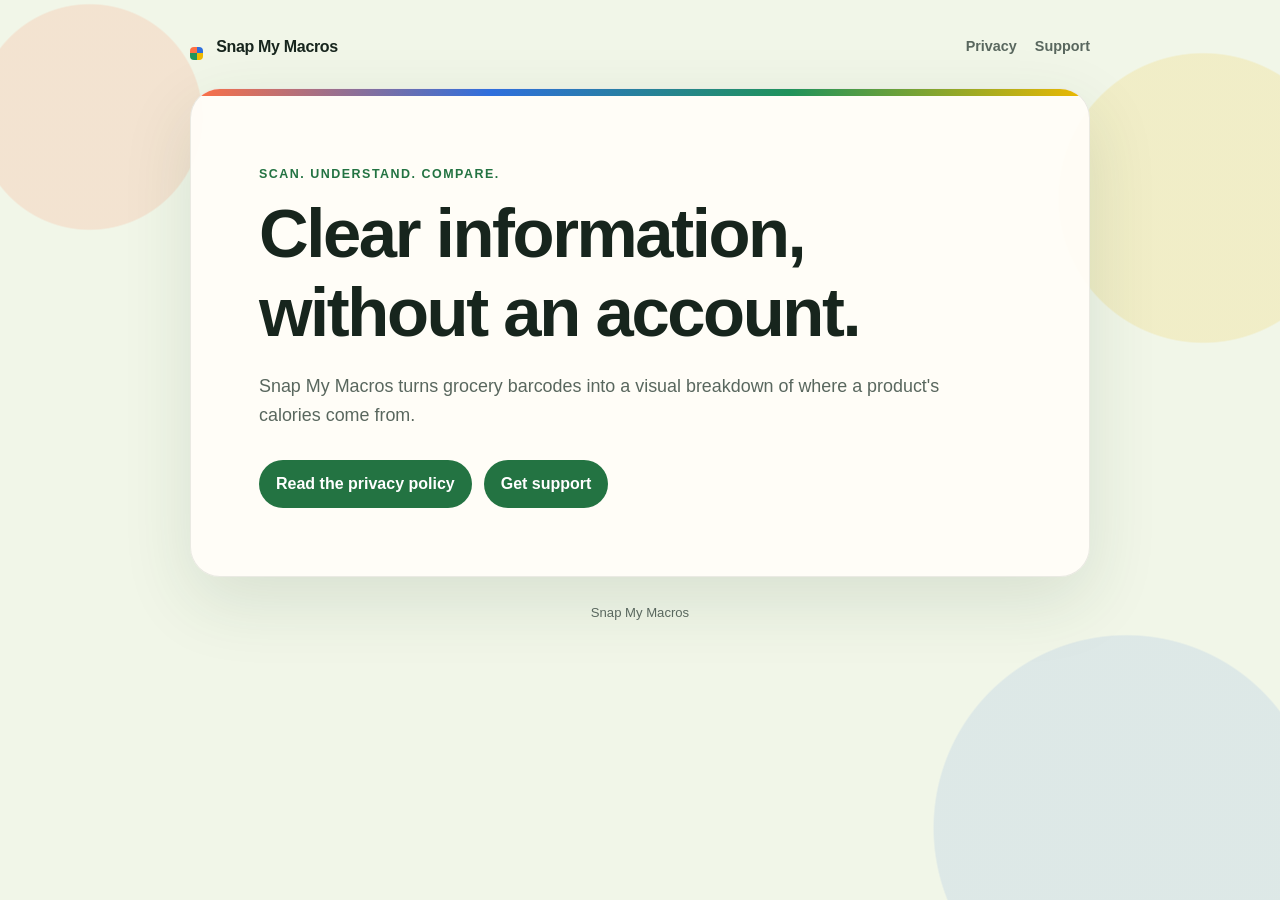
<file: index.html>
<!doctype html>
<html lang="en">
  <head>
    <meta charset="utf-8">
    <meta name="viewport" content="width=device-width, initial-scale=1">
    <meta name="description" content="Privacy and support information for Snap My Macros.">
    <title>Snap My Macros</title>
    <link rel="stylesheet" href="styles.css">
  </head>
  <body>
    <main class="shell">
      <header class="topbar">
        <a class="brand" href="./">
          <span class="mark" aria-hidden="true"><span></span><span></span><span></span><span></span></span>
          Snap My Macros
        </a>
        <nav aria-label="Legal and support">
          <a href="privacy/">Privacy</a>
          <a href="support/">Support</a>
        </nav>
      </header>
      <article class="card">
        <div class="accent"></div>
        <div class="content">
          <p class="eyebrow">Scan. Understand. Compare.</p>
          <h1>Clear information, without an account.</h1>
          <p class="intro">Snap My Macros turns grocery barcodes into a visual breakdown of where a product's calories come from.</p>
          <div class="actions">
            <a class="button" href="privacy/">Read the privacy policy</a>
            <a class="button" href="support/">Get support</a>
          </div>
        </div>
      </article>
      <footer>Snap My Macros</footer>
    </main>
  </body>
</html>
</file>
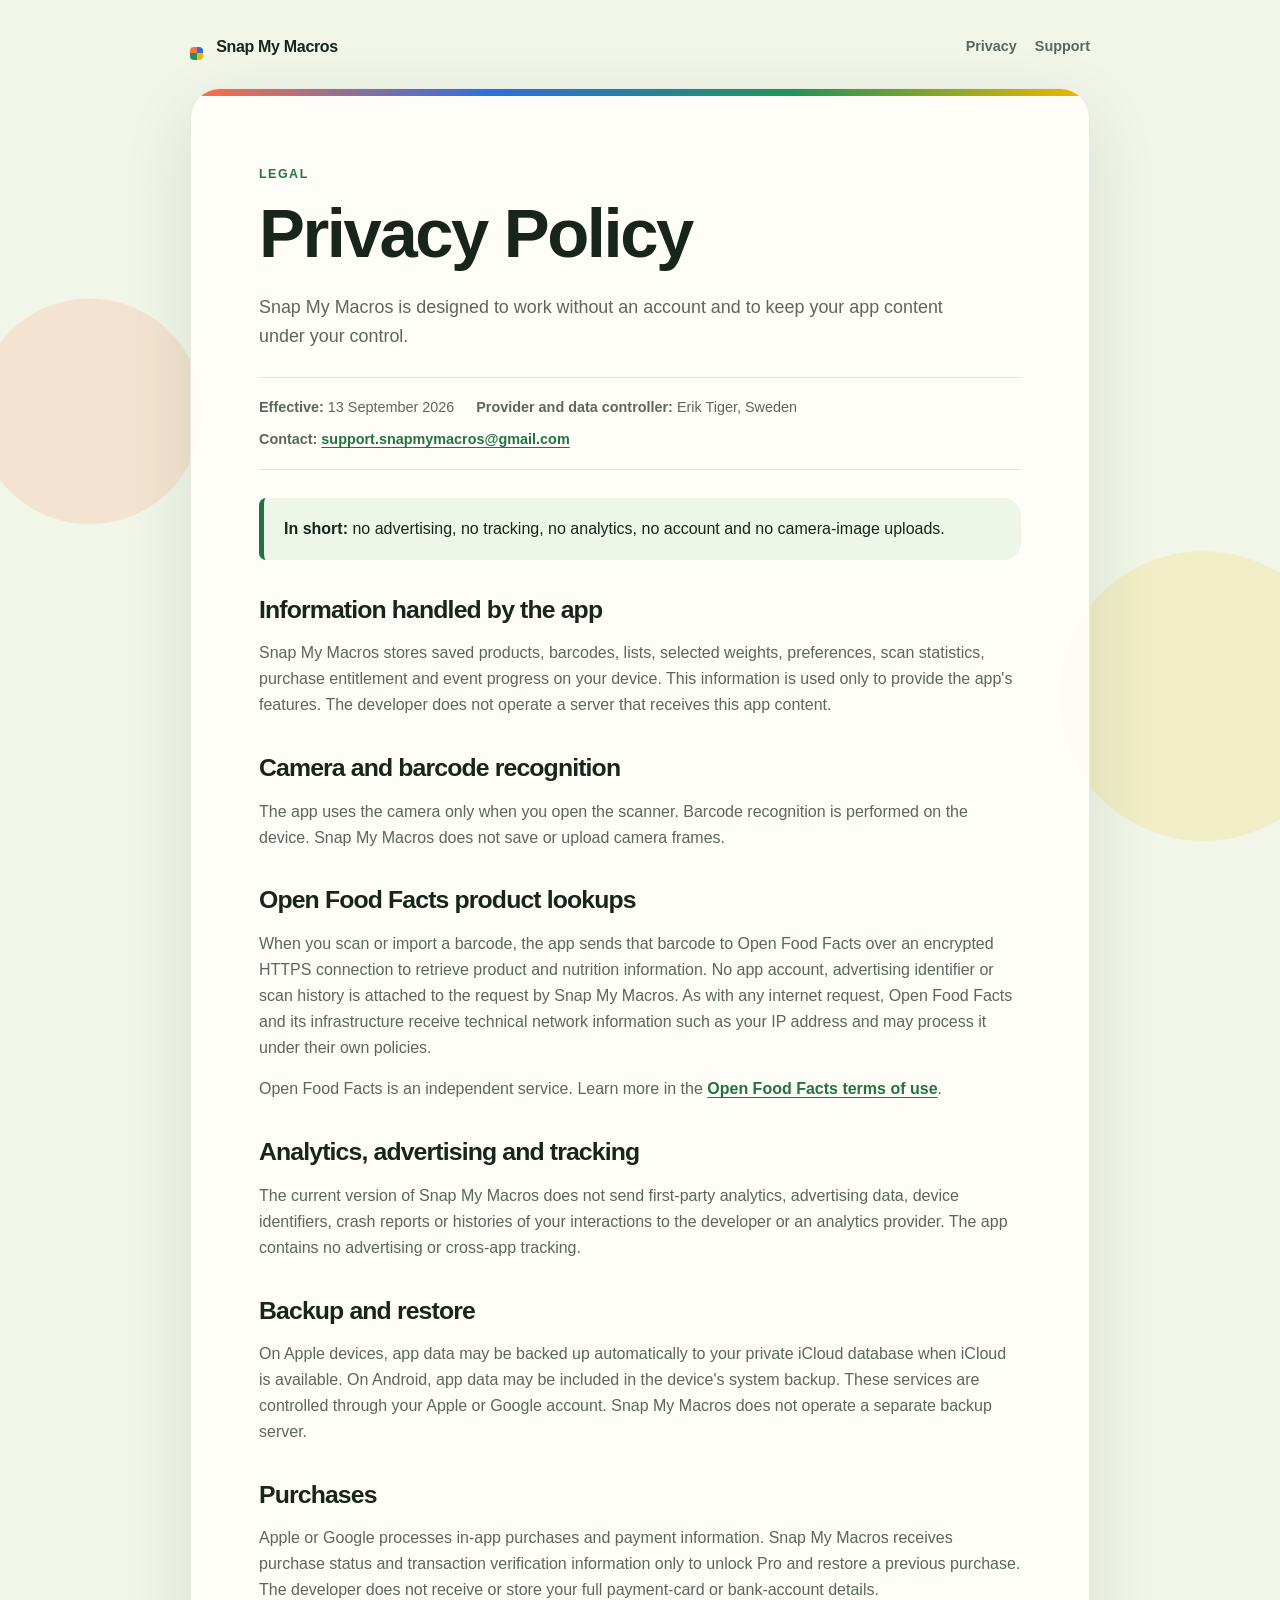
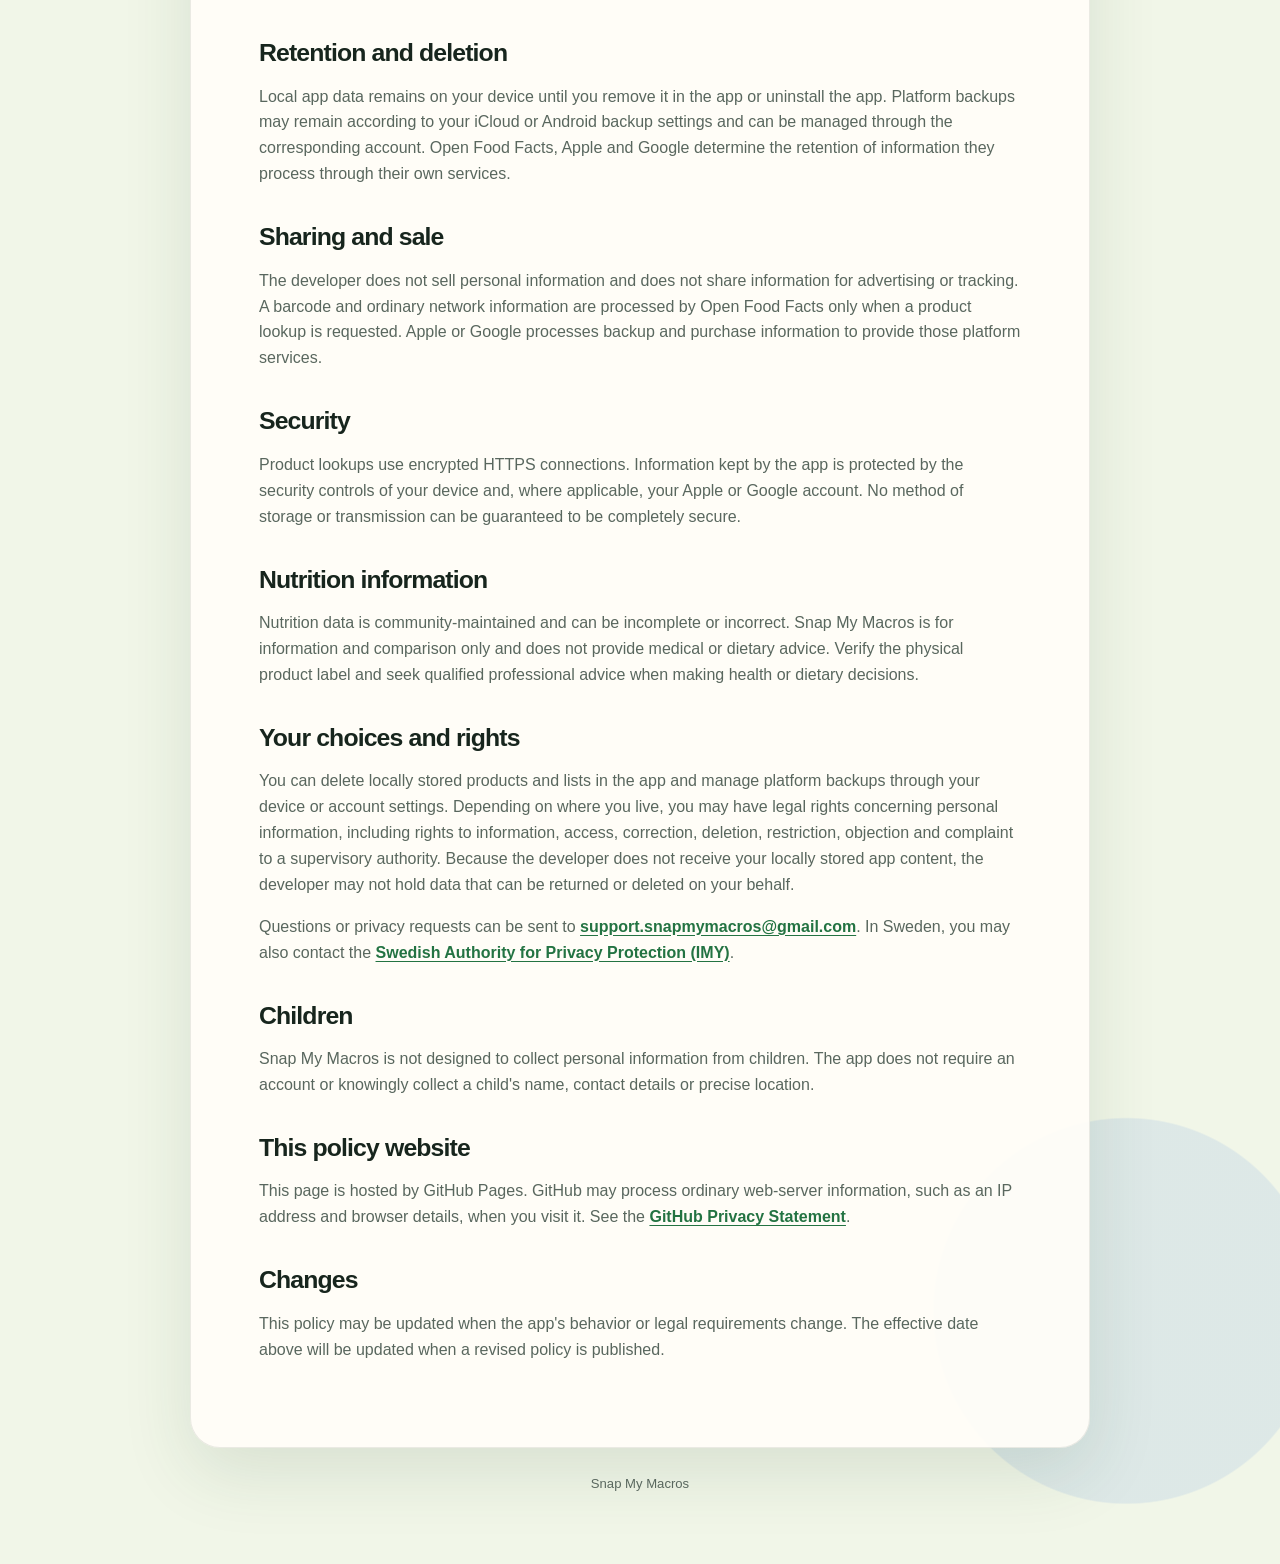
<file: privacy/index.html>
<!doctype html>
<html lang="en">
  <head>
    <meta charset="utf-8">
    <meta name="viewport" content="width=device-width, initial-scale=1">
    <meta name="description" content="Privacy Policy for the Snap My Macros mobile application.">
    <title>Privacy Policy - Snap My Macros</title>
    <link rel="stylesheet" href="../styles.css">
  </head>
  <body>
    <main class="shell">
      <header class="topbar">
        <a class="brand" href="../">
          <span class="mark" aria-hidden="true"><span></span><span></span><span></span><span></span></span>
          Snap My Macros
        </a>
        <nav aria-label="Legal and support">
          <a href="./" aria-current="page">Privacy</a>
          <a href="../support/">Support</a>
        </nav>
      </header>
      <article class="card">
        <div class="accent"></div>
        <div class="content">
          <p class="eyebrow">Legal</p>
          <h1>Privacy Policy</h1>
          <p class="intro">Snap My Macros is designed to work without an account and to keep your app content under your control.</p>
          <div class="meta">
            <span><strong>Effective:</strong> 13 September 2026</span>
            <span><strong>Provider and data controller:</strong> Erik Tiger, Sweden</span>
            <span><strong>Contact:</strong> <a href="mailto:support.snapmymacros@gmail.com">support.snapmymacros@gmail.com</a></span>
          </div>

          <div class="notice">
            <p><strong>In short:</strong> no advertising, no tracking, no analytics, no account and no camera-image uploads.</p>
          </div>

          <h2>Information handled by the app</h2>
          <p>Snap My Macros stores saved products, barcodes, lists, selected weights, preferences, scan statistics, purchase entitlement and event progress on your device. This information is used only to provide the app's features. The developer does not operate a server that receives this app content.</p>

          <h2>Camera and barcode recognition</h2>
          <p>The app uses the camera only when you open the scanner. Barcode recognition is performed on the device. Snap My Macros does not save or upload camera frames.</p>

          <h2>Open Food Facts product lookups</h2>
          <p>When you scan or import a barcode, the app sends that barcode to Open Food Facts over an encrypted HTTPS connection to retrieve product and nutrition information. No app account, advertising identifier or scan history is attached to the request by Snap My Macros. As with any internet request, Open Food Facts and its infrastructure receive technical network information such as your IP address and may process it under their own policies.</p>
          <p>Open Food Facts is an independent service. Learn more in the <a href="https://world.openfoodfacts.org/terms-of-use">Open Food Facts terms of use</a>.</p>

          <h2>Analytics, advertising and tracking</h2>
          <p>The current version of Snap My Macros does not send first-party analytics, advertising data, device identifiers, crash reports or histories of your interactions to the developer or an analytics provider. The app contains no advertising or cross-app tracking.</p>

          <h2>Backup and restore</h2>
          <p>On Apple devices, app data may be backed up automatically to your private iCloud database when iCloud is available. On Android, app data may be included in the device's system backup. These services are controlled through your Apple or Google account. Snap My Macros does not operate a separate backup server.</p>

          <h2>Purchases</h2>
          <p>Apple or Google processes in-app purchases and payment information. Snap My Macros receives purchase status and transaction verification information only to unlock Pro and restore a previous purchase. The developer does not receive or store your full payment-card or bank-account details.</p>

          <h2>Retention and deletion</h2>
          <p>Local app data remains on your device until you remove it in the app or uninstall the app. Platform backups may remain according to your iCloud or Android backup settings and can be managed through the corresponding account. Open Food Facts, Apple and Google determine the retention of information they process through their own services.</p>

          <h2>Sharing and sale</h2>
          <p>The developer does not sell personal information and does not share information for advertising or tracking. A barcode and ordinary network information are processed by Open Food Facts only when a product lookup is requested. Apple or Google processes backup and purchase information to provide those platform services.</p>

          <h2>Security</h2>
          <p>Product lookups use encrypted HTTPS connections. Information kept by the app is protected by the security controls of your device and, where applicable, your Apple or Google account. No method of storage or transmission can be guaranteed to be completely secure.</p>

          <h2>Nutrition information</h2>
          <p>Nutrition data is community-maintained and can be incomplete or incorrect. Snap My Macros is for information and comparison only and does not provide medical or dietary advice. Verify the physical product label and seek qualified professional advice when making health or dietary decisions.</p>

          <h2>Your choices and rights</h2>
          <p>You can delete locally stored products and lists in the app and manage platform backups through your device or account settings. Depending on where you live, you may have legal rights concerning personal information, including rights to information, access, correction, deletion, restriction, objection and complaint to a supervisory authority. Because the developer does not receive your locally stored app content, the developer may not hold data that can be returned or deleted on your behalf.</p>
          <p>Questions or privacy requests can be sent to <a href="mailto:support.snapmymacros@gmail.com">support.snapmymacros@gmail.com</a>. In Sweden, you may also contact the <a href="https://www.imy.se/en/">Swedish Authority for Privacy Protection (IMY)</a>.</p>

          <h2>Children</h2>
          <p>Snap My Macros is not designed to collect personal information from children. The app does not require an account or knowingly collect a child's name, contact details or precise location.</p>

          <h2>This policy website</h2>
          <p>This page is hosted by GitHub Pages. GitHub may process ordinary web-server information, such as an IP address and browser details, when you visit it. See the <a href="https://docs.github.com/en/site-policy/privacy-policies/github-general-privacy-statement">GitHub Privacy Statement</a>.</p>

          <h2>Changes</h2>
          <p>This policy may be updated when the app's behavior or legal requirements change. The effective date above will be updated when a revised policy is published.</p>
        </div>
      </article>
      <footer>Snap My Macros</footer>
    </main>
  </body>
</html>
</file>
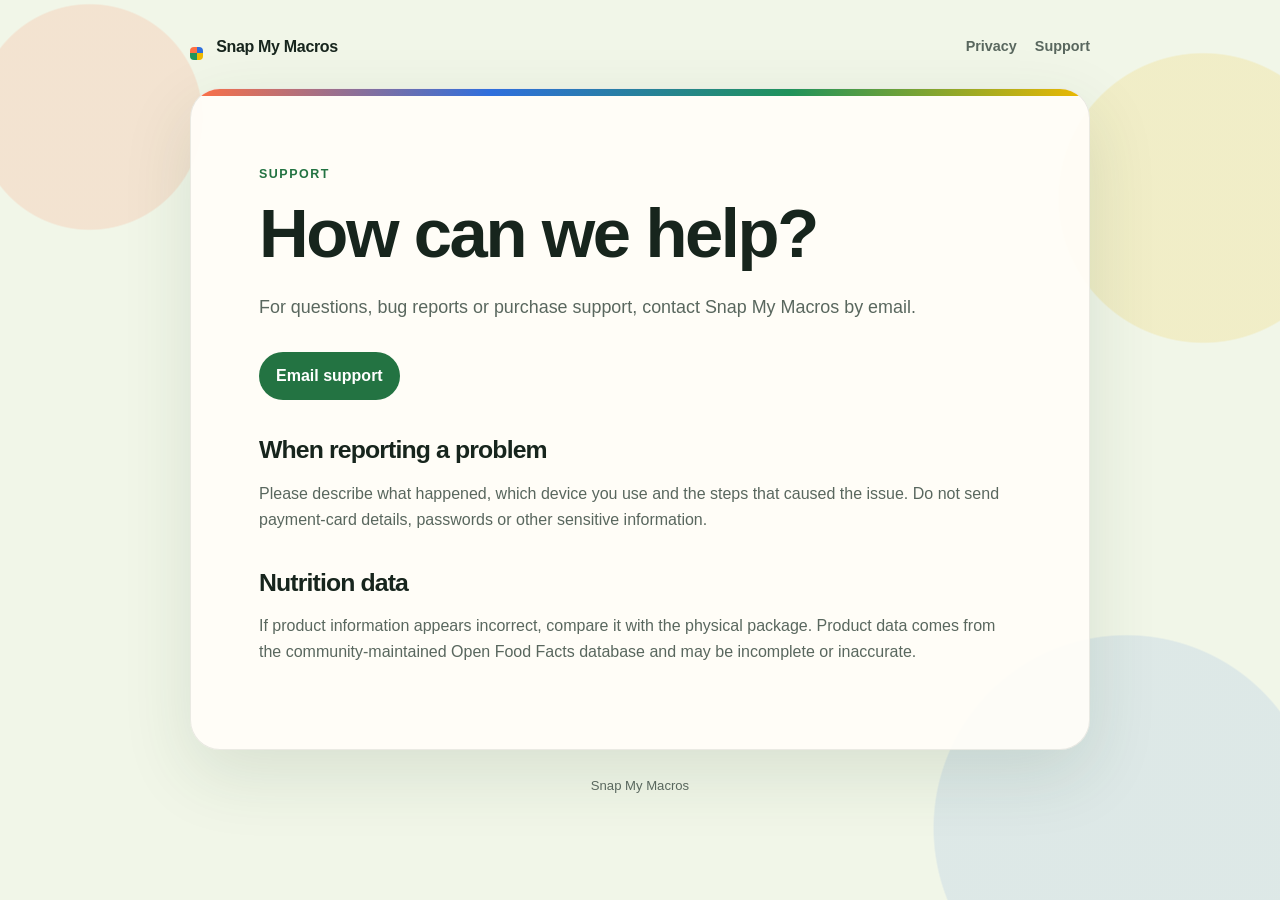
<file: support/index.html>
<!doctype html>
<html lang="en">
  <head>
    <meta charset="utf-8">
    <meta name="viewport" content="width=device-width, initial-scale=1">
    <meta name="description" content="Support for Snap My Macros.">
    <title>Support - Snap My Macros</title>
    <link rel="stylesheet" href="../styles.css">
  </head>
  <body>
    <main class="shell">
      <header class="topbar">
        <a class="brand" href="../">
          <span class="mark" aria-hidden="true"><span></span><span></span><span></span><span></span></span>
          Snap My Macros
        </a>
        <nav aria-label="Legal and support">
          <a href="../privacy/">Privacy</a>
          <a href="./" aria-current="page">Support</a>
        </nav>
      </header>
      <article class="card">
        <div class="accent"></div>
        <div class="content">
          <p class="eyebrow">Support</p>
          <h1>How can we help?</h1>
          <p class="intro">For questions, bug reports or purchase support, contact Snap My Macros by email.</p>
          <div class="actions">
            <a class="button" href="mailto:support.snapmymacros@gmail.com">Email support</a>
          </div>
          <h2>When reporting a problem</h2>
          <p>Please describe what happened, which device you use and the steps that caused the issue. Do not send payment-card details, passwords or other sensitive information.</p>
          <h2>Nutrition data</h2>
          <p>If product information appears incorrect, compare it with the physical package. Product data comes from the community-maintained Open Food Facts database and may be incomplete or inaccurate.</p>
        </div>
      </article>
      <footer>Snap My Macros</footer>
    </main>
  </body>
</html>
</file>
<file: styles.css>
:root {
  --ink: #17251d;
  --muted: #59675e;
  --paper: #fffdf8;
  --leaf: #237342;
  --line: #dce6dc;
  --orange: #ff7043;
  --blue: #2f6fdd;
  --green: #20935b;
  --yellow: #efb900;
}

* {
  box-sizing: border-box;
}

html {
  color: var(--ink);
  background: #f1f6e8;
  font-family: Avenir Next, Avenir, Helvetica Neue, sans-serif;
  line-height: 1.62;
}

body {
  min-height: 100vh;
  margin: 0;
  background:
    radial-gradient(circle at 7% 13%, rgb(255 112 67 / 14%) 0 7rem, transparent 7.1rem),
    radial-gradient(circle at 94% 22%, rgb(239 185 0 / 14%) 0 9rem, transparent 9.1rem),
    radial-gradient(circle at 88% 92%, rgb(47 111 221 / 10%) 0 12rem, transparent 12.1rem),
    #f1f6e8;
}

a {
  color: var(--leaf);
  font-weight: 650;
  text-underline-offset: 0.18em;
}

.shell {
  width: min(900px, calc(100% - 32px));
  margin: 0 auto;
  padding: 34px 0 70px;
}

.topbar {
  display: flex;
  align-items: center;
  justify-content: space-between;
  gap: 24px;
  margin-bottom: 28px;
}

.brand {
  color: var(--ink);
  font-size: 1rem;
  font-weight: 800;
  letter-spacing: -0.02em;
  text-decoration: none;
}

.mark {
  display: inline-grid;
  width: 13px;
  height: 13px;
  margin-right: 9px;
  grid-template-columns: repeat(2, 1fr);
  overflow: hidden;
  border-radius: 4px;
  vertical-align: -1px;
}

.mark span:nth-child(1) { background: var(--orange); }
.mark span:nth-child(2) { background: var(--blue); }
.mark span:nth-child(3) { background: var(--green); }
.mark span:nth-child(4) { background: var(--yellow); }

nav {
  display: flex;
  gap: 18px;
  font-size: 0.9rem;
}

nav a {
  color: var(--muted);
  text-decoration: none;
}

.card {
  overflow: hidden;
  border: 1px solid rgb(23 37 29 / 9%);
  border-radius: 30px;
  background: rgb(255 253 248 / 94%);
  box-shadow: 0 24px 70px rgb(31 72 43 / 12%);
}

.accent {
  height: 7px;
  background: linear-gradient(90deg, var(--orange), var(--blue), var(--green), var(--yellow));
}

.content {
  padding: clamp(28px, 7vw, 68px);
}

.eyebrow {
  margin: 0 0 10px;
  color: var(--leaf);
  font-size: 0.78rem;
  font-weight: 800;
  letter-spacing: 0.12em;
  text-transform: uppercase;
}

h1,
h2 {
  line-height: 1.15;
  letter-spacing: -0.035em;
}

h1 {
  max-width: 690px;
  margin: 0;
  font-size: clamp(2.25rem, 7vw, 4.3rem);
}

h2 {
  margin: 2.25rem 0 0.65rem;
  font-size: clamp(1.25rem, 3vw, 1.55rem);
}

p,
li {
  color: var(--muted);
}

.intro {
  max-width: 690px;
  margin: 20px 0 0;
  font-size: 1.12rem;
}

.meta {
  display: flex;
  flex-wrap: wrap;
  gap: 8px 22px;
  margin: 26px 0 6px;
  padding: 18px 0;
  border-block: 1px solid var(--line);
  color: var(--muted);
  font-size: 0.9rem;
}

.notice {
  margin: 28px 0;
  padding: 18px 20px;
  border-left: 5px solid var(--leaf);
  border-radius: 7px 18px 18px 7px;
  background: #edf6e8;
}

.notice p {
  margin: 0;
  color: var(--ink);
}

ul {
  padding-left: 1.3rem;
}

.actions {
  display: flex;
  flex-wrap: wrap;
  gap: 12px;
  margin-top: 30px;
}

.button {
  display: inline-block;
  padding: 11px 17px;
  border-radius: 999px;
  background: var(--leaf);
  color: white;
  text-decoration: none;
}

footer {
  padding: 25px 6px 0;
  color: var(--muted);
  font-size: 0.82rem;
  text-align: center;
}

@media (max-width: 560px) {
  .shell {
    width: min(100% - 20px, 900px);
    padding-top: 20px;
  }

  .topbar {
    align-items: flex-start;
    flex-direction: column;
    gap: 8px;
    padding-inline: 4px;
  }

  .card {
    border-radius: 23px;
  }
}
</file>
